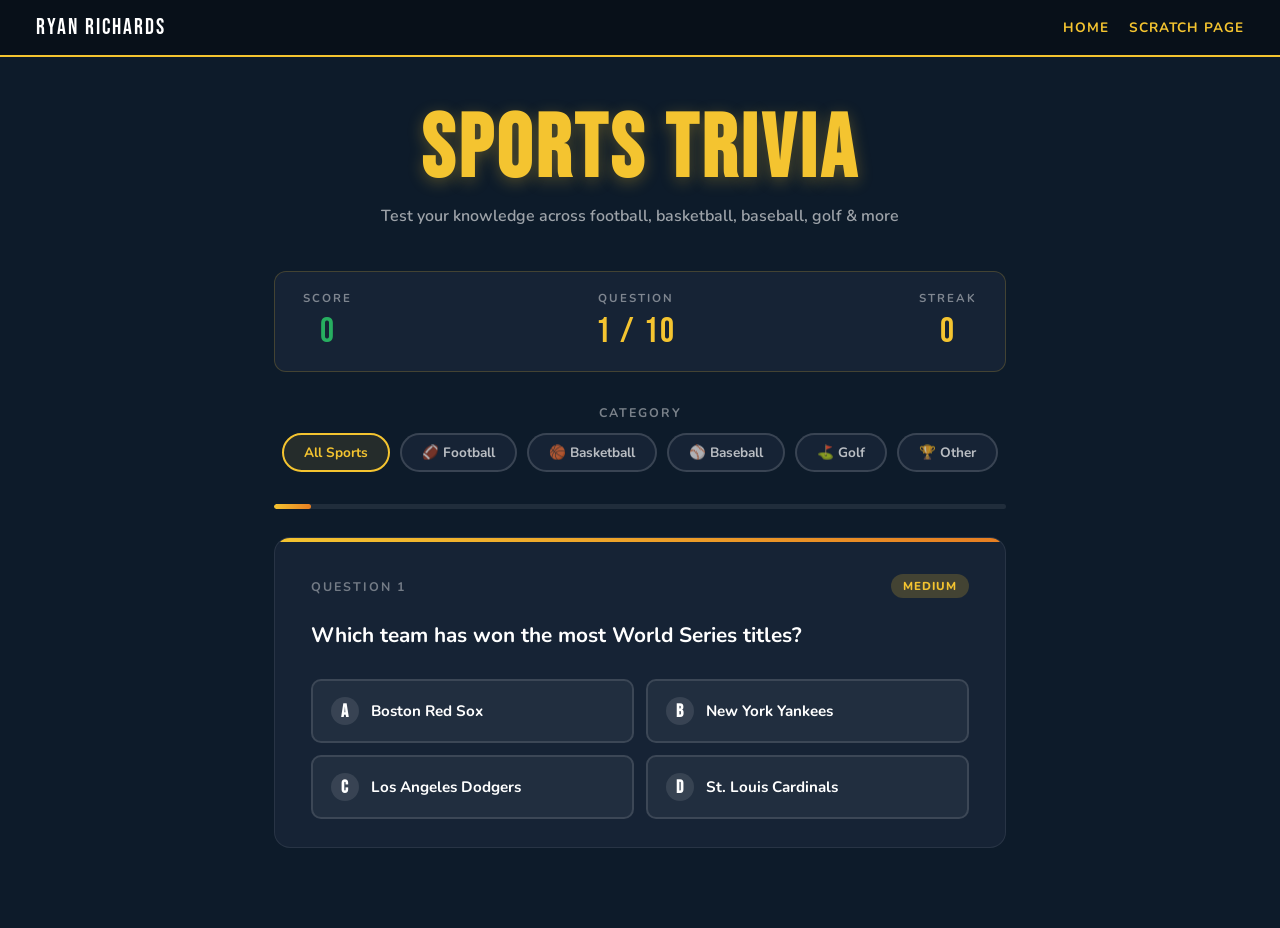
<file: webapp.html>
<!DOCTYPE html>
<html lang="en">
<head>
  <meta charset="UTF-8" />
  <meta name="viewport" content="width=device-width, initial-scale=1.0"/>
  <title>Sports Trivia – Ryan Richards</title>
  <link href="https://fonts.googleapis.com/css2?family=Bebas+Neue&family=Nunito:wght@400;600;700;800&display=swap" rel="stylesheet"/>
  <style>
    :root {
      --navy: #0d1b2a;
      --blue: #1b4f72;
      --gold: #f4c430;
      --green: #27ae60;
      --red: #e74c3c;
      --light: #f0f4f8;
      --white: #ffffff;
      --card-bg: #162335;
    }

    * { margin: 0; padding: 0; box-sizing: border-box; }

    body {
      font-family: 'Nunito', sans-serif;
      background-color: var(--navy);
      color: var(--white);
      min-height: 100vh;
    }

    /* NAV */
    .top-nav {
      background: rgba(0,0,0,0.4);
      padding: 14px 36px;
      display: flex;
      justify-content: space-between;
      align-items: center;
      border-bottom: 2px solid var(--gold);
    }

    .top-nav a {
      color: var(--gold);
      text-decoration: none;
      font-weight: 700;
      font-size: 0.85rem;
      letter-spacing: 1px;
      text-transform: uppercase;
    }

    .top-nav a:hover { color: var(--white); }

    .top-nav .site-name {
      font-family: 'Bebas Neue', sans-serif;
      font-size: 1.4rem;
      color: var(--white);
      letter-spacing: 2px;
    }

    /* MAIN CONTAINER */
    .app-wrapper {
      max-width: 780px;
      margin: 0 auto;
      padding: 50px 24px 80px;
    }

    /* HEADER */
    .app-header {
      text-align: center;
      margin-bottom: 44px;
    }

    .app-header h1 {
      font-family: 'Bebas Neue', sans-serif;
      font-size: clamp(3rem, 8vw, 5.5rem);
      letter-spacing: 4px;
      line-height: 1;
      color: var(--gold);
      text-shadow: 0 4px 16px rgba(244,196,48,0.3);
      margin-bottom: 10px;
    }

    .app-header p {
      font-size: 1rem;
      color: rgba(255,255,255,0.6);
      font-weight: 600;
    }

    /* SCORE BAR */
    .score-bar {
      display: flex;
      justify-content: space-between;
      align-items: center;
      background: var(--card-bg);
      border-radius: 12px;
      padding: 18px 28px;
      margin-bottom: 32px;
      border: 1px solid rgba(244,196,48,0.2);
    }

    .score-item {
      text-align: center;
    }

    .score-label {
      font-size: 0.72rem;
      text-transform: uppercase;
      letter-spacing: 2px;
      color: rgba(255,255,255,0.45);
      font-weight: 700;
      display: block;
      margin-bottom: 4px;
    }

    .score-value {
      font-family: 'Bebas Neue', sans-serif;
      font-size: 2.2rem;
      letter-spacing: 2px;
      color: var(--gold);
    }

    .score-value.green { color: var(--green); }

    /* CATEGORY BUTTONS */
    .category-section {
      text-align: center;
      margin-bottom: 32px;
    }

    .category-label {
      font-size: 0.78rem;
      letter-spacing: 2px;
      text-transform: uppercase;
      color: rgba(255,255,255,0.45);
      font-weight: 700;
      margin-bottom: 12px;
    }

    .category-btns {
      display: flex;
      gap: 10px;
      justify-content: center;
      flex-wrap: wrap;
    }

    .cat-btn {
      background: var(--card-bg);
      border: 2px solid rgba(255,255,255,0.15);
      color: rgba(255,255,255,0.7);
      padding: 8px 20px;
      border-radius: 30px;
      font-family: 'Nunito', sans-serif;
      font-size: 0.85rem;
      font-weight: 700;
      cursor: pointer;
      transition: all 0.2s;
    }

    .cat-btn:hover, .cat-btn.active {
      border-color: var(--gold);
      color: var(--gold);
      background: rgba(244,196,48,0.1);
    }

    /* QUESTION CARD */
    .question-card {
      background: var(--card-bg);
      border-radius: 16px;
      padding: 36px 36px 28px;
      border: 1px solid rgba(255,255,255,0.08);
      position: relative;
      overflow: hidden;
    }

    .question-card::before {
      content: '';
      position: absolute;
      top: 0; left: 0; right: 0;
      height: 4px;
      background: linear-gradient(90deg, var(--gold), #e67e22);
    }

    .question-meta {
      display: flex;
      justify-content: space-between;
      align-items: center;
      margin-bottom: 22px;
    }

    .question-num {
      font-size: 0.78rem;
      letter-spacing: 2px;
      text-transform: uppercase;
      color: rgba(255,255,255,0.4);
      font-weight: 700;
    }

    .difficulty-badge {
      font-size: 0.72rem;
      font-weight: 800;
      letter-spacing: 1px;
      text-transform: uppercase;
      padding: 4px 12px;
      border-radius: 20px;
    }

    .difficulty-badge.easy { background: rgba(39,174,96,0.2); color: var(--green); }
    .difficulty-badge.medium { background: rgba(244,196,48,0.2); color: var(--gold); }
    .difficulty-badge.hard { background: rgba(231,76,60,0.2); color: var(--red); }

    .question-text {
      font-size: 1.3rem;
      font-weight: 700;
      line-height: 1.5;
      margin-bottom: 28px;
      color: var(--white);
    }

    /* ANSWER OPTIONS */
    .options-grid {
      display: grid;
      grid-template-columns: 1fr 1fr;
      gap: 12px;
    }

    .option-btn {
      background: rgba(255,255,255,0.05);
      border: 2px solid rgba(255,255,255,0.12);
      color: var(--white);
      padding: 16px 18px;
      border-radius: 10px;
      font-family: 'Nunito', sans-serif;
      font-size: 0.95rem;
      font-weight: 700;
      cursor: pointer;
      text-align: left;
      transition: all 0.18s;
      display: flex;
      align-items: center;
      gap: 12px;
    }

    .option-btn:hover:not(:disabled) {
      border-color: var(--gold);
      background: rgba(244,196,48,0.1);
      transform: translateY(-1px);
    }

    .option-btn.correct {
      border-color: var(--green);
      background: rgba(39,174,96,0.2);
      color: var(--green);
    }

    .option-btn.wrong {
      border-color: var(--red);
      background: rgba(231,76,60,0.15);
      color: var(--red);
    }

    .option-btn:disabled { cursor: default; }

    .option-letter {
      font-family: 'Bebas Neue', sans-serif;
      font-size: 1.1rem;
      width: 28px;
      height: 28px;
      border-radius: 50%;
      background: rgba(255,255,255,0.1);
      display: flex;
      align-items: center;
      justify-content: center;
      flex-shrink: 0;
      letter-spacing: 1px;
    }

    /* FEEDBACK */
    .feedback-box {
      margin-top: 20px;
      padding: 16px 20px;
      border-radius: 10px;
      font-size: 0.95rem;
      font-weight: 700;
      display: none;
      animation: fadeUp 0.3s ease;
    }

    .feedback-box.show { display: block; }
    .feedback-box.correct-fb { background: rgba(39,174,96,0.15); border: 1px solid var(--green); color: var(--green); }
    .feedback-box.wrong-fb { background: rgba(231,76,60,0.15); border: 1px solid var(--red); color: #ff8a80; }

    /* NEXT BUTTON */
    .next-btn {
      display: none;
      margin: 24px auto 0;
      background: var(--gold);
      color: var(--navy);
      border: none;
      padding: 14px 40px;
      border-radius: 8px;
      font-family: 'Nunito', sans-serif;
      font-weight: 800;
      font-size: 1rem;
      cursor: pointer;
      letter-spacing: 1px;
      text-transform: uppercase;
      transition: transform 0.15s, background 0.15s;
    }

    .next-btn:hover { background: #ffd04d; transform: translateY(-2px); }
    .next-btn.show { display: block; }

    /* RESULTS SCREEN */
    .results-screen {
      display: none;
      text-align: center;
      padding: 50px 30px;
      background: var(--card-bg);
      border-radius: 16px;
      border: 1px solid rgba(255,255,255,0.08);
    }

    .results-screen.show { display: block; }

    .results-emoji {
      font-size: 4rem;
      margin-bottom: 16px;
    }

    .results-title {
      font-family: 'Bebas Neue', sans-serif;
      font-size: 3.5rem;
      letter-spacing: 3px;
      color: var(--gold);
      margin-bottom: 8px;
    }

    .results-score {
      font-size: 1.4rem;
      font-weight: 700;
      color: rgba(255,255,255,0.8);
      margin-bottom: 24px;
    }

    .results-grade {
      font-size: 1rem;
      color: rgba(255,255,255,0.5);
      margin-bottom: 36px;
    }

    .play-again-btn {
      background: var(--gold);
      color: var(--navy);
      border: none;
      padding: 16px 48px;
      border-radius: 8px;
      font-family: 'Nunito', sans-serif;
      font-weight: 800;
      font-size: 1.1rem;
      cursor: pointer;
      letter-spacing: 1px;
      text-transform: uppercase;
      transition: transform 0.15s;
    }

    .play-again-btn:hover { transform: scale(1.04); }

    @keyframes fadeUp {
      from { opacity: 0; transform: translateY(8px); }
      to { opacity: 1; transform: translateY(0); }
    }

    /* PROGRESS BAR */
    .progress-bar-wrap {
      height: 5px;
      background: rgba(255,255,255,0.08);
      border-radius: 3px;
      margin-bottom: 28px;
      overflow: hidden;
    }

    .progress-bar-fill {
      height: 100%;
      background: linear-gradient(90deg, var(--gold), #e67e22);
      border-radius: 3px;
      transition: width 0.4s ease;
    }

    @media (max-width: 550px) {
      .options-grid { grid-template-columns: 1fr; }
      .question-card { padding: 24px 20px 20px; }
    }
  </style>
</head>
<body>

  <nav class="top-nav">
    <span class="site-name">Ryan Richards</span>
    <div style="display:flex;gap:20px;">
      <a href="index.html">Home</a>
      <a href="scratch.html">Scratch Page</a>
    </div>
  </nav>

  <div class="app-wrapper">

    <div class="app-header">
      <h1>Sports Trivia</h1>
      <p>Test your knowledge across football, basketball, baseball, golf & more</p>
    </div>

    <!-- SCORE BAR -->
    <div class="score-bar">
      <div class="score-item">
        <span class="score-label">Score</span>
        <span class="score-value green" id="scoreDisplay">0</span>
      </div>
      <div class="score-item">
        <span class="score-label">Question</span>
        <span class="score-value" id="questionCounter">1 / 10</span>
      </div>
      <div class="score-item">
        <span class="score-label">Streak</span>
        <span class="score-value" id="streakDisplay">0 🔥</span>
      </div>
    </div>

    <!-- CATEGORY FILTER -->
    <div class="category-section">
      <div class="category-label">Category</div>
      <div class="category-btns">
        <button class="cat-btn active" onclick="setCategory('all', this)">All Sports</button>
        <button class="cat-btn" onclick="setCategory('football', this)">🏈 Football</button>
        <button class="cat-btn" onclick="setCategory('basketball', this)">🏀 Basketball</button>
        <button class="cat-btn" onclick="setCategory('baseball', this)">⚾ Baseball</button>
        <button class="cat-btn" onclick="setCategory('golf', this)">⛳ Golf</button>
        <button class="cat-btn" onclick="setCategory('other', this)">🏆 Other</button>
      </div>
    </div>

    <!-- PROGRESS BAR -->
    <div class="progress-bar-wrap">
      <div class="progress-bar-fill" id="progressBar" style="width:10%"></div>
    </div>

    <!-- QUESTION CARD -->
    <div class="question-card" id="questionCard">
      <div class="question-meta">
        <span class="question-num" id="questionNum">Question 1</span>
        <span class="difficulty-badge" id="diffBadge">Easy</span>
      </div>
      <div class="question-text" id="questionText">Loading question...</div>
      <div class="options-grid" id="optionsGrid"></div>
      <div class="feedback-box" id="feedbackBox"></div>
      <button class="next-btn" id="nextBtn" onclick="nextQuestion()">Next Question →</button>
    </div>

    <!-- RESULTS SCREEN -->
    <div class="results-screen" id="resultsScreen">
      <div class="results-emoji" id="resultsEmoji">🏆</div>
      <div class="results-title">Final Score</div>
      <div class="results-score" id="resultsScore">0 / 10</div>
      <div class="results-grade" id="resultsGrade">Keep practicing!</div>
      <button class="play-again-btn" onclick="restartGame()">Play Again</button>
    </div>

  </div>

  <script>
    const allQuestions = [
      // FOOTBALL
      { category: 'football', difficulty: 'easy', question: "How many points is a touchdown worth in American football?", options: ["3", "6", "7", "8"], answer: 1 },
      { category: 'football', difficulty: 'easy', question: "Which team has won the most Super Bowls?", options: ["New England Patriots", "Dallas Cowboys", "San Francisco 49ers", "Pittsburgh Steelers"], answer: 3 },
      { category: 'football', difficulty: 'medium', question: "Who holds the NFL record for most career passing yards?", options: ["Tom Brady", "Drew Brees", "Peyton Manning", "Brett Favre"], answer: 1 },
      { category: 'football', difficulty: 'hard', question: "In what year was the first Super Bowl played?", options: ["1965", "1967", "1969", "1971"], answer: 1 },
      { category: 'football', difficulty: 'medium', question: "How many players does each team have on the field at one time?", options: ["9", "10", "11", "12"], answer: 2 },

      // BASKETBALL
      { category: 'basketball', difficulty: 'easy', question: "How tall is a regulation NBA basketball hoop?", options: ["8 feet", "9 feet", "10 feet", "11 feet"], answer: 2 },
      { category: 'basketball', difficulty: 'easy', question: "Who holds the record for most career points in NBA history?", options: ["Michael Jordan", "Kobe Bryant", "Kareem Abdul-Jabbar", "LeBron James"], answer: 3 },
      { category: 'basketball', difficulty: 'medium', question: "How many seconds does a team have to attempt a shot in the NBA?", options: ["20", "24", "30", "35"], answer: 1 },
      { category: 'basketball', difficulty: 'hard', question: "Which NBA team went 72-10 in the 1995–96 season?", options: ["Los Angeles Lakers", "Boston Celtics", "Chicago Bulls", "Detroit Pistons"], answer: 2 },
      { category: 'basketball', difficulty: 'medium', question: "How many championships did Michael Jordan win with the Chicago Bulls?", options: ["4", "5", "6", "7"], answer: 2 },

      // BASEBALL
      { category: 'baseball', difficulty: 'easy', question: "How many strikes does it take to strike out a batter?", options: ["2", "3", "4", "5"], answer: 1 },
      { category: 'baseball', difficulty: 'easy', question: "How many outs are in a half inning?", options: ["2", "3", "4", "6"], answer: 1 },
      { category: 'baseball', difficulty: 'medium', question: "Who holds the MLB record for career home runs?", options: ["Babe Ruth", "Hank Aaron", "Barry Bonds", "Alex Rodriguez"], answer: 2 },
      { category: 'baseball', difficulty: 'hard', question: "What is the distance from home plate to first base?", options: ["60 feet", "75 feet", "90 feet", "100 feet"], answer: 2 },
      { category: 'baseball', difficulty: 'medium', question: "Which team has won the most World Series titles?", options: ["Boston Red Sox", "New York Yankees", "Los Angeles Dodgers", "St. Louis Cardinals"], answer: 1 },

      // GOLF
      { category: 'golf', difficulty: 'easy', question: "How many holes are in a standard round of golf?", options: ["9", "12", "18", "24"], answer: 2 },
      { category: 'golf', difficulty: 'easy', question: "What is it called when a golfer finishes a hole 1 under par?", options: ["Eagle", "Birdie", "Bogey", "Par"], answer: 1 },
      { category: 'golf', difficulty: 'medium', question: "Which golfer has won the most Masters Tournaments?", options: ["Tiger Woods", "Jack Nicklaus", "Arnold Palmer", "Phil Mickelson"], answer: 1 },
      { category: 'golf', difficulty: 'hard', question: "What is the name of the trophy awarded to The Open Championship winner?", options: ["The Silver Cup", "The Golden Jug", "The Claret Jug", "The Victoria Cup"], answer: 2 },
      { category: 'golf', difficulty: 'medium', question: "At which course is The Masters Tournament held every year?", options: ["Pebble Beach", "Augusta National", "St Andrews", "Pinehurst"], answer: 1 },

      // OTHER
      { category: 'other', difficulty: 'easy', question: "How long is an Olympic swimming pool?", options: ["25 meters", "50 meters", "75 meters", "100 meters"], answer: 1 },
      { category: 'other', difficulty: 'easy', question: "In soccer, how many players are on the field per team?", options: ["9", "10", "11", "12"], answer: 2 },
      { category: 'other', difficulty: 'medium', question: "Which country has won the most FIFA World Cups?", options: ["Germany", "Argentina", "Brazil", "Italy"], answer: 2 },
      { category: 'other', difficulty: 'hard', question: "How many gold medals did Michael Phelps win across his Olympic career?", options: ["18", "20", "23", "28"], answer: 2 },
      { category: 'other', difficulty: 'medium', question: "In tennis, what is the term for a score of 40-40?", options: ["Tie", "Deuce", "Equalizer", "Level"], answer: 1 },
    ];

    let currentCategory = 'all';
    let filteredQuestions = [];
    let currentIndex = 0;
    let score = 0;
    let streak = 0;
    let answered = false;
    const QUESTIONS_PER_GAME = 10;

    function setCategory(cat, btn) {
      currentCategory = cat;
      document.querySelectorAll('.cat-btn').forEach(b => b.classList.remove('active'));
      btn.classList.add('active');
      restartGame();
    }

    function getFilteredQuestions() {
      let pool = currentCategory === 'all' ? allQuestions : allQuestions.filter(q => q.category === currentCategory);
      // Shuffle
      let shuffled = [...pool].sort(() => Math.random() - 0.5);
      return shuffled.slice(0, Math.min(QUESTIONS_PER_GAME, shuffled.length));
    }

    function loadQuestion() {
      const q = filteredQuestions[currentIndex];
      answered = false;

      document.getElementById('questionNum').textContent = `Question ${currentIndex + 1}`;
      document.getElementById('questionCounter').textContent = `${currentIndex + 1} / ${filteredQuestions.length}`;
      document.getElementById('questionText').textContent = q.question;

      const badge = document.getElementById('diffBadge');
      badge.textContent = q.difficulty.charAt(0).toUpperCase() + q.difficulty.slice(1);
      badge.className = `difficulty-badge ${q.difficulty}`;

      const grid = document.getElementById('optionsGrid');
      grid.innerHTML = '';
      const letters = ['A', 'B', 'C', 'D'];
      q.options.forEach((opt, i) => {
        const btn = document.createElement('button');
        btn.className = 'option-btn';
        btn.innerHTML = `<span class="option-letter">${letters[i]}</span>${opt}`;
        btn.onclick = () => selectAnswer(i);
        grid.appendChild(btn);
      });

      document.getElementById('feedbackBox').className = 'feedback-box';
      document.getElementById('feedbackBox').textContent = '';
      document.getElementById('nextBtn').className = 'next-btn';

      const progress = ((currentIndex) / filteredQuestions.length) * 100;
      document.getElementById('progressBar').style.width = `${Math.max(progress, 5)}%`;
    }

    function selectAnswer(chosen) {
      if (answered) return;
      answered = true;

      const q = filteredQuestions[currentIndex];
      const btns = document.querySelectorAll('.option-btn');
      const feedback = document.getElementById('feedbackBox');

      btns.forEach(btn => btn.disabled = true);

      if (chosen === q.answer) {
        btns[chosen].classList.add('correct');
        score++;
        streak++;
        document.getElementById('scoreDisplay').textContent = score;
        feedback.textContent = '✅ Correct! ' + getFunFact(q);
        feedback.className = 'feedback-box correct-fb show';
      } else {
        btns[chosen].classList.add('wrong');
        btns[q.answer].classList.add('correct');
        streak = 0;
        feedback.textContent = `❌ Not quite! The answer was: ${q.options[q.answer]}`;
        feedback.className = 'feedback-box wrong-fb show';
      }

      document.getElementById('streakDisplay').textContent = streak + (streak >= 3 ? ' 🔥' : '');
      document.getElementById('nextBtn').className = 'next-btn show';
    }

    function getFunFact(q) {
      const facts = {
        'How many holes are in a standard round of golf?': 'The 18-hole tradition originated at St Andrews in the 1850s.',
        'Which golfer has won the most Masters Tournaments?': 'Tiger has 5 Masters titles (1997, 2001, 2002, 2005, 2019).',
        'Who holds the record for most career home runs?': 'Barry Bonds hit 762 career home runs.',
        'Who holds the NBA record for most career points?': 'LeBron surpassed Kareem in 2023.',
      };
      return facts[q.question] || 'Great sports knowledge!';
    }

    function nextQuestion() {
      currentIndex++;
      if (currentIndex >= filteredQuestions.length) {
        showResults();
      } else {
        loadQuestion();
      }
    }

    function showResults() {
      document.getElementById('questionCard').style.display = 'none';
      document.getElementById('progressBar').style.width = '100%';

      const total = filteredQuestions.length;
      const pct = score / total;
      let emoji = '😅', grade = 'Keep practicing — you\'ll get there!';
      if (pct === 1) { emoji = '🏆'; grade = 'Perfect score! You\'re a sports genius!'; }
      else if (pct >= 0.8) { emoji = '🥇'; grade = 'Excellent! You really know your sports!'; }
      else if (pct >= 0.6) { emoji = '🥈'; grade = 'Solid effort! Pretty good sports knowledge.'; }
      else if (pct >= 0.4) { emoji = '🥉'; grade = 'Not bad! A few more study sessions and you\'ll ace it.'; }

      document.getElementById('resultsEmoji').textContent = emoji;
      document.getElementById('resultsScore').textContent = `${score} / ${total}`;
      document.getElementById('resultsGrade').textContent = grade;
      document.getElementById('resultsScreen').className = 'results-screen show';
    }

    function restartGame() {
      currentIndex = 0;
      score = 0;
      streak = 0;
      document.getElementById('scoreDisplay').textContent = '0';
      document.getElementById('streakDisplay').textContent = '0';
      document.getElementById('questionCard').style.display = 'block';
      document.getElementById('resultsScreen').className = 'results-screen';
      filteredQuestions = getFilteredQuestions();
      loadQuestion();
    }

    // Init
    restartGame();
  </script>

</body>
</html>
</file>
